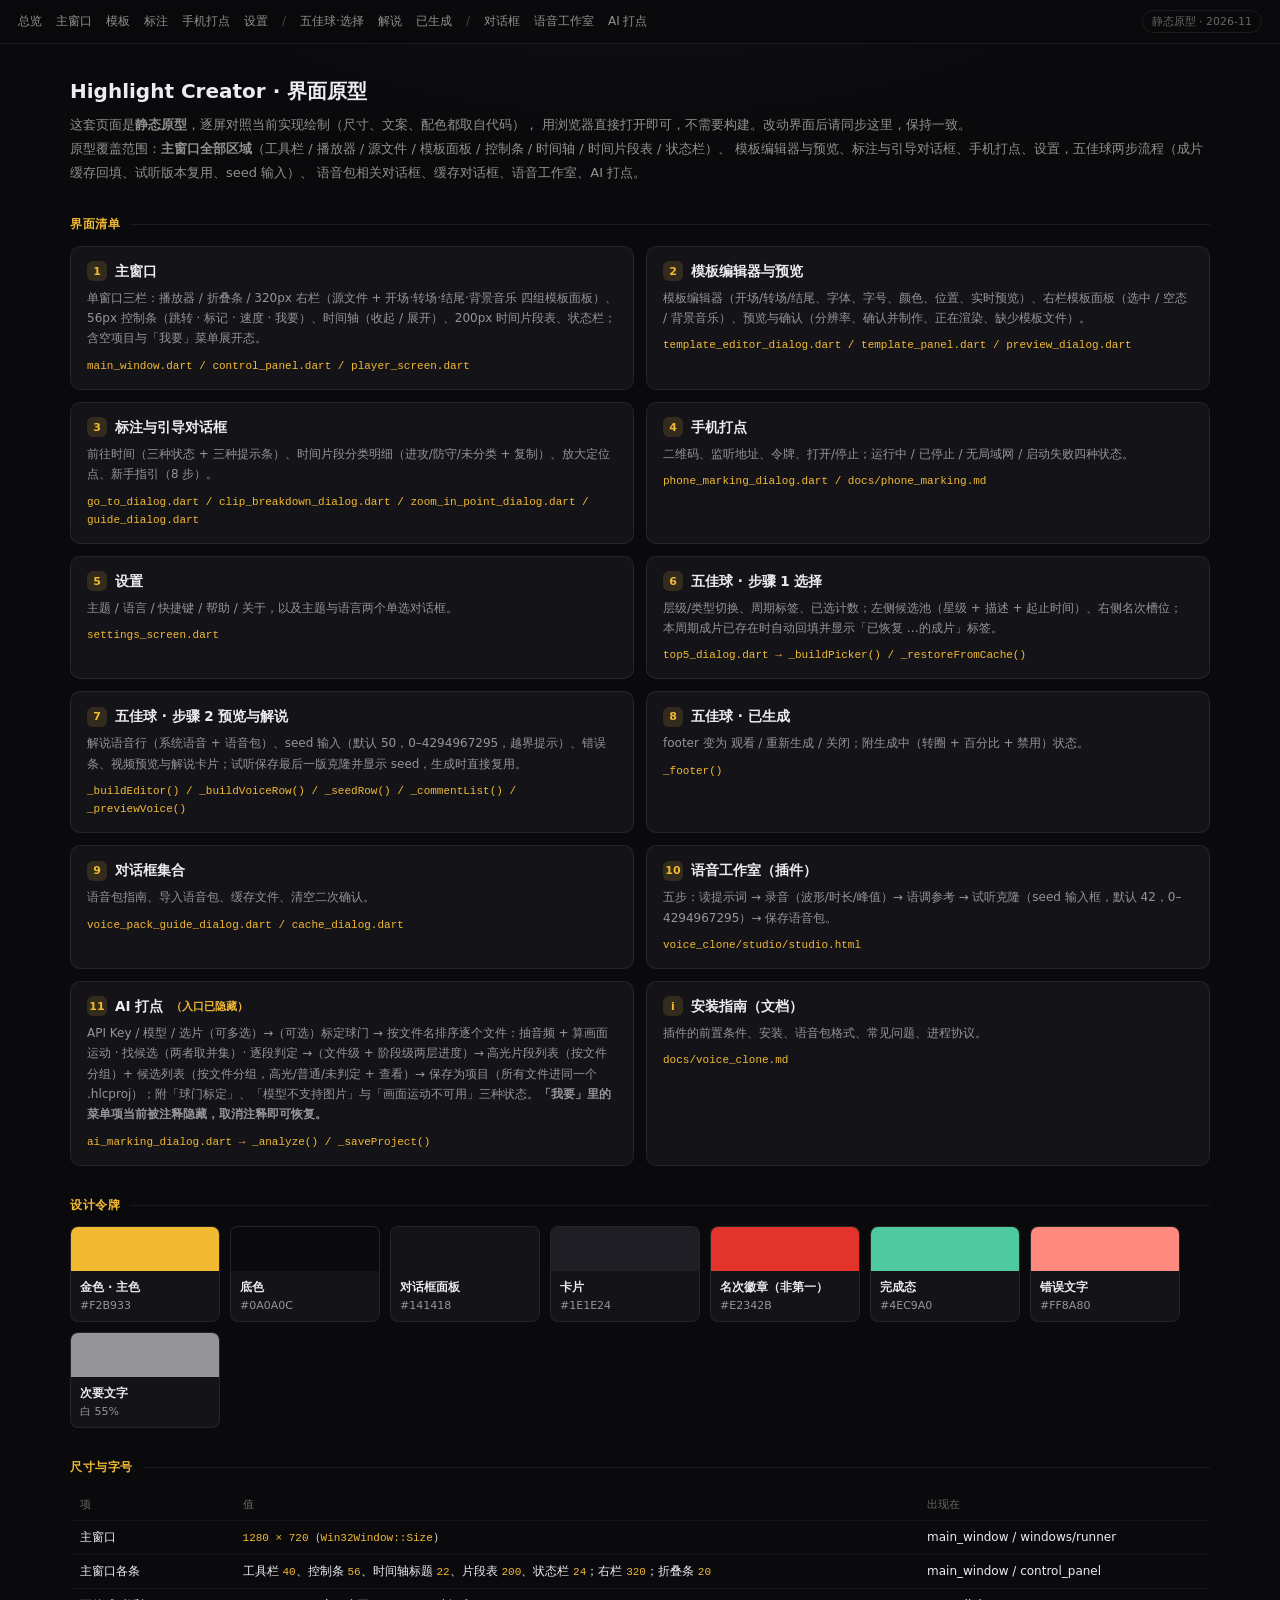
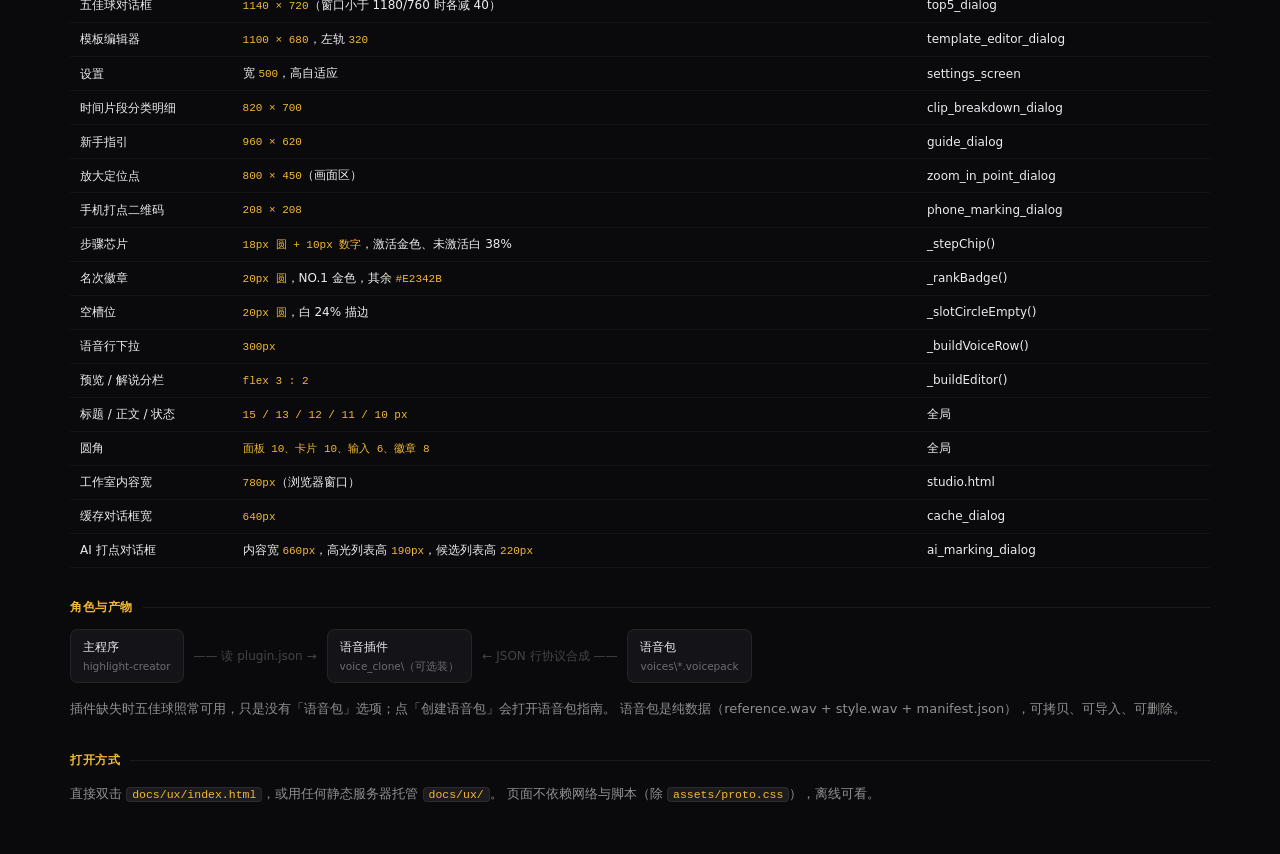
<file: docs/ux/index.html>
<!DOCTYPE html>
<html lang="zh-CN">
<head>
<meta charset="utf-8">
<title>Highlight Creator · 界面原型</title>
<link rel="stylesheet" href="assets/proto.css">
<style>
  .wrap { max-width: 1140px; margin: 0 auto; }
  h1.page { font-size: 20px; font-weight: 600; margin: 0 0 6px; }
  .lede { color: var(--muted); font-size: 13px; line-height: 1.85; margin: 0 0 26px; }
  .lede code, .sw code {
    background: var(--panel-2); border: 1px solid var(--line);
    border-radius: 4px; padding: 0 5px; font-size: 11.5px; color: var(--gold);
  }
  h2.sec {
    font-size: 12px; font-weight: 600; color: var(--gold); letter-spacing: .6px;
    margin: 30px 0 12px; display: flex; align-items: center; gap: 10px;
  }
  h2.sec::after { content: ""; flex: 1; height: 1px; background: var(--line); }

  .cards { display: grid; grid-template-columns: repeat(2, 1fr); gap: 12px; }
  .cardlink {
    display: block; text-decoration: none; color: inherit;
    background: var(--panel); border: 1px solid var(--line);
    border-radius: var(--radius); padding: 14px 16px;
    transition: .15s;
  }
  .cardlink:hover { border-color: rgba(242, 185, 51, .45); transform: translateY(-1px); }
  .cardlink .name { font-size: 13.5px; font-weight: 600; display: flex; align-items: center; gap: 8px; }
  .cardlink .name .n {
    width: 20px; height: 20px; border-radius: 6px; flex: none;
    background: rgba(242, 185, 51, .14); color: var(--gold);
    display: grid; place-items: center; font-size: 11px;
  }
  .cardlink .what { font-size: 12px; color: var(--muted); line-height: 1.7; margin-top: 6px; }
  .cardlink .src { font-size: 11px; color: var(--faint); margin-top: 8px; }
  .cardlink .src code { color: var(--gold); background: none; border: 0; padding: 0; }

  .sw { display: flex; flex-wrap: wrap; gap: 10px; }
  .swatch {
    width: 150px; border: 1px solid var(--line); border-radius: 8px;
    overflow: hidden; background: var(--panel);
  }
  .swatch .chipc { height: 44px; }
  .swatch .meta { padding: 7px 9px; font-size: 11px; color: var(--muted); line-height: 1.6; }
  .swatch .meta b { display: block; color: var(--text); font-size: 11.5px; }

  table.grid { width: 100%; border-collapse: collapse; font-size: 12px; }
  table.grid th, table.grid td {
    text-align: left; padding: 7px 10px; border-bottom: 1px solid var(--line-soft);
  }
  table.grid th { color: var(--faint); font-weight: 500; font-size: 11px; }
  table.grid td code { color: var(--gold); font-size: 11px; }

  .flow {
    display: flex; align-items: center; gap: 10px; flex-wrap: wrap;
    font-size: 12px; color: var(--muted);
  }
  .flow .box {
    background: var(--panel); border: 1px solid var(--line);
    border-radius: 8px; padding: 8px 12px; color: var(--text); font-size: 12px;
  }
  .flow .box small { display: block; color: var(--faint); font-size: 10.5px; margin-top: 2px; }
  .flow .arrow { color: var(--dim); }
</style>
</head>
<body>

<nav class="pagenav">
  <a href="index.html">总览</a>
  <a href="main-window.html">主窗口</a>
  <a href="template-editor.html">模板</a>
  <a href="marking-dialogs.html">标注</a>
  <a href="phone-marking.html">手机打点</a>
  <a href="settings.html">设置</a>
  <span class="sep">/</span>
  <a href="top5-picker.html">五佳球·选择</a>
  <a href="top5-editor.html">解说</a>
  <a href="top5-generated.html">已生成</a>
  <span class="sep">/</span>
  <a href="dialogs.html">对话框</a>
  <a href="studio.html">语音工作室</a>
  <a href="ai-marking.html">AI 打点</a>
  <span class="spacer"></span>
  <span class="tag">静态原型 · 2026-11</span>
</nav>

<div class="stage stage--top">
  <div class="wrap">
    <h1 class="page">Highlight Creator · 界面原型</h1>
    <p class="lede">
      这套页面是<b>静态原型</b>，逐屏对照当前实现绘制（尺寸、文案、配色都取自代码），
      用浏览器直接打开即可，不需要构建。改动界面后请同步这里，保持一致。
      <br>原型覆盖范围：<b>主窗口全部区域</b>（工具栏 / 播放器 / 源文件 / 模板面板 / 控制条 / 时间轴 / 时间片段表 / 状态栏）、
      模板编辑器与预览、标注与引导对话框、手机打点、设置，五佳球两步流程（成片缓存回填、试听版本复用、seed 输入）、
      语音包相关对话框、缓存对话框、语音工作室、AI 打点。
    </p>

    <h2 class="sec">界面清单</h2>
    <div class="cards">
      <a class="cardlink" href="main-window.html">
        <div class="name"><span class="n">1</span>主窗口</div>
        <div class="what">单窗口三栏：播放器 / 折叠条 / 320px 右栏（源文件 + 开场·转场·结尾·背景音乐 四组模板面板）、56px 控制条（跳转 · 标记 · 速度 · 我要）、时间轴（收起 / 展开）、200px 时间片段表、状态栏；含空项目与「我要」菜单展开态。</div>
        <div class="src"><code>main_window.dart / control_panel.dart / player_screen.dart</code></div>
      </a>
      <a class="cardlink" href="template-editor.html">
        <div class="name"><span class="n">2</span>模板编辑器与预览</div>
        <div class="what">模板编辑器（开场/转场/结尾、字体、字号、颜色、位置、实时预览）、右栏模板面板（选中 / 空态 / 背景音乐）、预览与确认（分辨率、确认并制作、正在渲染、缺少模板文件）。</div>
        <div class="src"><code>template_editor_dialog.dart / template_panel.dart / preview_dialog.dart</code></div>
      </a>
      <a class="cardlink" href="marking-dialogs.html">
        <div class="name"><span class="n">3</span>标注与引导对话框</div>
        <div class="what">前往时间（三种状态 + 三种提示条）、时间片段分类明细（进攻/防守/未分类 + 复制）、放大定位点、新手指引（8 步）。</div>
        <div class="src"><code>go_to_dialog.dart / clip_breakdown_dialog.dart / zoom_in_point_dialog.dart / guide_dialog.dart</code></div>
      </a>
      <a class="cardlink" href="phone-marking.html">
        <div class="name"><span class="n">4</span>手机打点</div>
        <div class="what">二维码、监听地址、令牌、打开/停止；运行中 / 已停止 / 无局域网 / 启动失败四种状态。</div>
        <div class="src"><code>phone_marking_dialog.dart / docs/phone_marking.md</code></div>
      </a>
      <a class="cardlink" href="settings.html">
        <div class="name"><span class="n">5</span>设置</div>
        <div class="what">主题 / 语言 / 快捷键 / 帮助 / 关于，以及主题与语言两个单选对话框。</div>
        <div class="src"><code>settings_screen.dart</code></div>
      </a>
      <a class="cardlink" href="top5-picker.html">
        <div class="name"><span class="n">6</span>五佳球 · 步骤 1 选择</div>
        <div class="what">层级/类型切换、周期标签、已选计数；左侧候选池（星级 + 描述 + 起止时间）、右侧名次槽位；本周期成片已存在时自动回填并显示「已恢复 …的成片」标签。</div>
        <div class="src"><code>top5_dialog.dart → _buildPicker() / _restoreFromCache()</code></div>
      </a>
      <a class="cardlink" href="top5-editor.html">
        <div class="name"><span class="n">7</span>五佳球 · 步骤 2 预览与解说</div>
        <div class="what">解说语音行（系统语音 + 语音包）、seed 输入（默认 50，0–4294967295，越界提示）、错误条、视频预览与解说卡片；试听保存最后一版克隆并显示 seed，生成时直接复用。</div>
        <div class="src"><code>_buildEditor() / _buildVoiceRow() / _seedRow() / _commentList() / _previewVoice()</code></div>
      </a>
      <a class="cardlink" href="top5-generated.html">
        <div class="name"><span class="n">8</span>五佳球 · 已生成</div>
        <div class="what">footer 变为 观看 / 重新生成 / 关闭；附生成中（转圈 + 百分比 + 禁用）状态。</div>
        <div class="src"><code>_footer()</code></div>
      </a>
      <a class="cardlink" href="dialogs.html">
        <div class="name"><span class="n">9</span>对话框集合</div>
        <div class="what">语音包指南、导入语音包、缓存文件、清空二次确认。</div>
        <div class="src"><code>voice_pack_guide_dialog.dart / cache_dialog.dart</code></div>
      </a>
      <a class="cardlink" href="studio.html">
        <div class="name"><span class="n">10</span>语音工作室（插件）</div>
        <div class="what">五步：读提示词 → 录音（波形/时长/峰值）→ 语调参考 → 试听克隆（seed 输入框，默认 42，0–4294967295）→ 保存语音包。</div>
        <div class="src"><code>voice_clone/studio/studio.html</code></div>
      </a>
      <a class="cardlink" href="ai-marking.html">
        <div class="name"><span class="n">11</span>AI 打点 <span style="font-size:11px;color:#f2b933">（入口已隐藏）</span></div>
        <div class="what">API Key / 模型 / 选片（可多选）→（可选）标定球门 → 按文件名排序逐个文件：抽音频 + 算画面运动 · 找候选（两者取并集）· 逐段判定 →（文件级 + 阶段级两层进度）→ 高光片段列表（按文件分组）+ 候选列表（按文件分组，高光/普通/未判定 + 查看）→ 保存为项目（所有文件进同一个 .hlcproj）；附「球门标定」、「模型不支持图片」与「画面运动不可用」三种状态。<b>「我要」里的菜单项当前被注释隐藏，取消注释即可恢复。</b></div>
        <div class="src"><code>ai_marking_dialog.dart → _analyze() / _saveProject()</code></div>
      </a>
      <a class="cardlink" href="../../docs/voice_clone.md">
        <div class="name"><span class="n">i</span>安装指南（文档）</div>
        <div class="what">插件的前置条件、安装、语音包格式、常见问题、进程协议。</div>
        <div class="src"><code>docs/voice_clone.md</code></div>
      </a>
    </div>

    <h2 class="sec">设计令牌</h2>
    <div class="sw">
      <div class="swatch"><div class="chipc" style="background:#f2b933"></div>
        <div class="meta"><b>金色 · 主色</b>#F2B933</div></div>
      <div class="swatch"><div class="chipc" style="background:#0a0a0c"></div>
        <div class="meta"><b>底色</b>#0A0A0C</div></div>
      <div class="swatch"><div class="chipc" style="background:#141418"></div>
        <div class="meta"><b>对话框面板</b>#141418</div></div>
      <div class="swatch"><div class="chipc" style="background:#1e1e24"></div>
        <div class="meta"><b>卡片</b>#1E1E24</div></div>
      <div class="swatch"><div class="chipc" style="background:#e2342b"></div>
        <div class="meta"><b>名次徽章（非第一）</b>#E2342B</div></div>
      <div class="swatch"><div class="chipc" style="background:#4ec9a0"></div>
        <div class="meta"><b>完成态</b>#4EC9A0</div></div>
      <div class="swatch"><div class="chipc" style="background:#ff8a80"></div>
        <div class="meta"><b>错误文字</b>#FF8A80</div></div>
      <div class="swatch"><div class="chipc" style="background:rgba(255,255,255,.55)"></div>
        <div class="meta"><b>次要文字</b>白 55%</div></div>
    </div>

    <h2 class="sec">尺寸与字号</h2>
    <table class="grid">
      <tr><th>项</th><th>值</th><th>出现在</th></tr>
      <tr><td>主窗口</td><td><code>1280 × 720</code>（<code>Win32Window::Size</code>）</td><td>main_window / windows/runner</td></tr>
      <tr><td>主窗口各条</td><td>工具栏 <code>40</code>、控制条 <code>56</code>、时间轴标题 <code>22</code>、片段表 <code>200</code>、状态栏 <code>24</code>；右栏 <code>320</code>；折叠条 <code>20</code></td><td>main_window / control_panel</td></tr>
      <tr><td>五佳球对话框</td><td><code>1140 × 720</code>（窗口小于 1180/760 时各减 40）</td><td>top5_dialog</td></tr>
      <tr><td>模板编辑器</td><td><code>1100 × 680</code>，左轨 <code>320</code></td><td>template_editor_dialog</td></tr>
      <tr><td>设置</td><td>宽 <code>500</code>，高自适应</td><td>settings_screen</td></tr>
      <tr><td>时间片段分类明细</td><td><code>820 × 700</code></td><td>clip_breakdown_dialog</td></tr>
      <tr><td>新手指引</td><td><code>960 × 620</code></td><td>guide_dialog</td></tr>
      <tr><td>放大定位点</td><td><code>800 × 450</code>（画面区）</td><td>zoom_in_point_dialog</td></tr>
      <tr><td>手机打点二维码</td><td><code>208 × 208</code></td><td>phone_marking_dialog</td></tr>
      <tr><td>步骤芯片</td><td><code>18px 圆 + 10px 数字</code>，激活金色、未激活白 38%</td><td>_stepChip()</td></tr>
      <tr><td>名次徽章</td><td><code>20px 圆</code>，NO.1 金色，其余 <code>#E2342B</code></td><td>_rankBadge()</td></tr>
      <tr><td>空槽位</td><td><code>20px 圆</code>，白 24% 描边</td><td>_slotCircleEmpty()</td></tr>
      <tr><td>语音行下拉</td><td><code>300px</code></td><td>_buildVoiceRow()</td></tr>
      <tr><td>预览 / 解说分栏</td><td><code>flex 3 : 2</code></td><td>_buildEditor()</td></tr>
      <tr><td>标题 / 正文 / 状态</td><td><code>15 / 13 / 12 / 11 / 10 px</code></td><td>全局</td></tr>
      <tr><td>圆角</td><td><code>面板 10、卡片 10、输入 6、徽章 8</code></td><td>全局</td></tr>
      <tr><td>工作室内容宽</td><td><code>780px</code>（浏览器窗口）</td><td>studio.html</td></tr>
      <tr><td>缓存对话框宽</td><td><code>640px</code></td><td>cache_dialog</td></tr>
      <tr><td>AI 打点对话框</td><td>内容宽 <code>660px</code>，高光列表高 <code>190px</code>，候选列表高 <code>220px</code></td><td>ai_marking_dialog</td></tr>
    </table>

    <h2 class="sec">角色与产物</h2>
    <div class="flow">
      <div class="box">主程序<small>highlight-creator</small></div>
      <span class="arrow">—— 读 plugin.json →</span>
      <div class="box">语音插件<small>voice_clone\（可选装）</small></div>
      <span class="arrow">← JSON 行协议合成 ——</span>
      <div class="box">语音包<small>voices\*.voicepack</small></div>
    </div>
    <p class="lede" style="margin-top:14px">
      插件缺失时五佳球照常可用，只是没有「语音包」选项；点「创建语音包」会打开语音包指南。
      语音包是纯数据（reference.wav + style.wav + manifest.json），可拷贝、可导入、可删除。
    </p>

    <h2 class="sec">打开方式</h2>
    <p class="lede" style="margin:0">
      直接双击 <code>docs/ux/index.html</code>，或用任何静态服务器托管 <code>docs/ux/</code>。
      页面不依赖网络与脚本（除 <code>assets/proto.css</code>），离线可看。
    </p>
  </div>
</div>

</body>
</html>
</file>
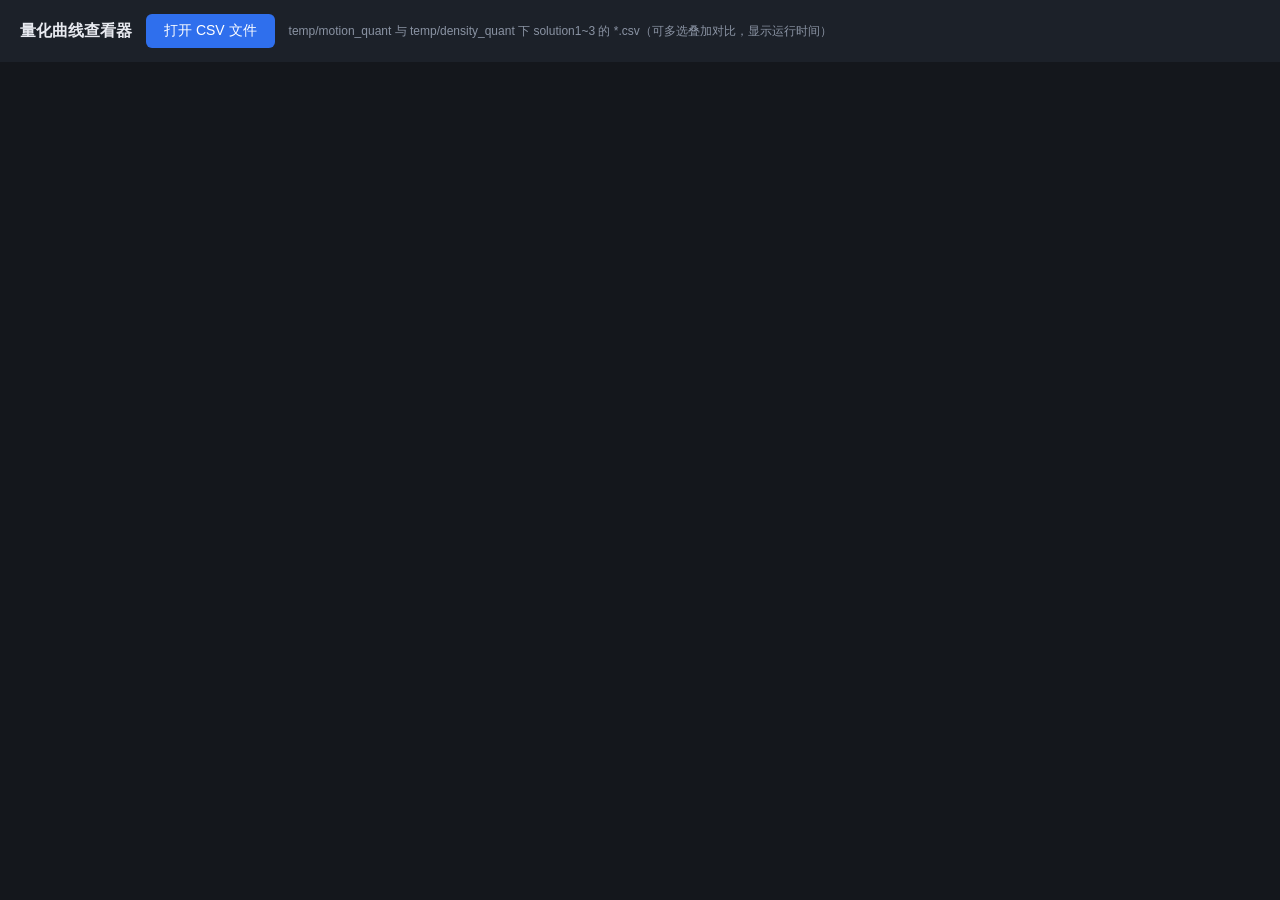
<file: experimental/quantization_viewer.html>
<!DOCTYPE html>
<html lang="zh-CN">
<head>
<meta charset="utf-8">
<title>量化曲线查看器</title>
<style>
  body { font-family: 'Segoe UI', 'Microsoft YaHei', sans-serif; margin: 0;
         background: #14171c; color: #e8eaf0; }
  header { padding: 14px 20px; background: #1c2129; display: flex;
           align-items: center; gap: 14px; position: sticky; top: 0; }
  header h1 { font-size: 16px; margin: 0; font-weight: 600; }
  #openBtn { background: #2f6fed; color: #fff; border: 0; border-radius: 6px;
             padding: 8px 18px; font-size: 14px; cursor: pointer; }
  #openBtn:hover { background: #4a82f2; }
  #hint { color: #8a93a3; font-size: 12px; }
  main { padding: 20px; display: flex; flex-direction: column; gap: 20px; }
  .card { background: #1c2129; border-radius: 8px; padding: 14px 16px; }
  .card h2 { font-size: 13px; margin: 0 0 8px; color: #9fb6e8;
             word-break: break-all; }
  .card h2 em { color: #43c088; font-style: normal; margin-left: 10px; }
  .legend { display: flex; flex-wrap: wrap; gap: 14px; margin-bottom: 6px;
            font-size: 12px; }
  .legend span::before { content: ''; display: inline-block; width: 10px;
            height: 3px; margin-right: 5px; vertical-align: middle;
            background: var(--c); }
  canvas { width: 100%; height: 260px; display: block; }
</style>
</head>
<body>
<header>
  <h1>量化曲线查看器</h1>
  <button id="openBtn">打开 CSV 文件</button>
  <input type="file" id="file" accept=".csv" multiple hidden>
  <span id="hint">temp/motion_quant 与 temp/density_quant 下 solution1~3 的
    *.csv（可多选叠加对比，显示运行时间）</span>
</header>
<main id="charts"></main>
<script>
'use strict';
const COLORS = ['#2f6fed', '#f2b63d', '#43c088', '#e0607e', '#9a7ff9', '#5ec8e0'];
const openBtn = document.getElementById('openBtn');
const fileIn = document.getElementById('file');
openBtn.onclick = () => fileIn.click();
fileIn.onchange = () => { for (const f of fileIn.files) load(f); fileIn.value = ''; };

function load(f) {
  const r = new FileReader();
  r.onload = () => {
    const parsed = parseCsv(r.result);
    if (!parsed) { alert('解析失败: ' + f.name); return; }
    addChart(f.name, parsed);
  };
  r.readAsText(f);
}

function parseCsv(text) {
  const lines = text.trim().split(/\r?\n/).filter(l => l.trim());
  if (lines.length < 2) return null;
  const header = lines[0].split(',');
  const rows = [];
  const meta = {};
  for (const l of lines.slice(1)) {
    if (l[0] === '#') {
      const p = l.split(',');
      meta[p[0].slice(1)] = p.slice(1).join(',');
      continue;
    }
    const p = l.split(',').map(Number);
    if (p.every(v => Number.isFinite(v))) rows.push(p);
  }
  return rows.length ? { header, rows, meta } : null;
}

function addChart(name, data) {
  const card = document.createElement('div');
  card.className = 'card';
  const h = document.createElement('h2');
  h.textContent = name;
  if (data.meta.runtime_secs !== undefined) {
    const em = document.createElement('em');
    em.textContent = 'runtime ' + data.meta.runtime_secs + 's';
    h.appendChild(em);
  }
  card.appendChild(h);

  const legend = document.createElement('div');
  legend.className = 'legend';
  const series = data.header.slice(1).map((label, i) => ({
    label, color: COLORS[i % COLORS.length], idx: i + 1,
  }));
  for (const s of series) {
    const sp = document.createElement('span');
    sp.style.setProperty('--c', s.color);
    sp.appendChild(document.createTextNode(s.label));
    legend.appendChild(sp);
  }
  card.appendChild(legend);

  const cv = document.createElement('canvas');
  card.appendChild(cv);
  document.getElementById('charts').appendChild(card);
  draw(cv, data.rows, series);
}

function draw(cv, rows, series) {
  const dpr = window.devicePixelRatio || 1;
  const W = cv.clientWidth, H = cv.clientHeight;
  cv.width = W * dpr; cv.height = H * dpr;
  const g = cv.getContext('2d');
  g.scale(dpr, dpr);

  const xs = rows.map(r => r[0]);
  let vmin = Infinity, vmax = -Infinity;
  for (const r of rows) for (const s of series) {
    vmin = Math.min(vmin, r[s.idx]); vmax = Math.max(vmax, r[s.idx]);
  }
  if (vmin === vmax) { vmin -= 1; vmax += 1; }
  const pad = (vmax - vmin) * 0.08; vmin -= pad; vmax += pad;
  const x0 = xs[0], x1 = xs[xs.length - 1] || 1;

  const L = 56, R = 12, T = 10, B = 26;
  const px = x => L + (x - x0) / ((x1 - x0) || 1) * (W - L - R);
  const py = v => T + (1 - (v - vmin) / (vmax - vmin)) * (H - T - B);

  g.strokeStyle = '#2a313d'; g.fillStyle = '#8a93a3';
  g.font = '11px Segoe UI, sans-serif'; g.lineWidth = 1;
  for (let i = 0; i <= 4; i++) {
    const v = vmin + (vmax - vmin) * i / 4, y = py(v);
    g.beginPath(); g.moveTo(L, y); g.lineTo(W - R, y); g.stroke();
    g.fillText(fmt(v), 6, y + 4);
  }
  for (let i = 0; i <= 5; i++) {
    const x = x0 + (x1 - x0) * i / 5;
    g.fillText(x.toFixed(1) + 's', px(x) - 12, H - 8);
  }

  for (const s of series) {
    g.strokeStyle = s.color; g.lineWidth = 1.6; g.beginPath();
    rows.forEach((r, i) => i ? g.lineTo(px(r[0]), py(r[s.idx]))
                            : g.moveTo(px(r[0]), py(r[s.idx])));
    g.stroke();
  }
}

function fmt(v) {
  return Math.abs(v) >= 100 ? v.toFixed(0) : Math.abs(v) >= 1 ? v.toFixed(1) : v.toFixed(4);
}
</script>
</body>
</html>
</file>
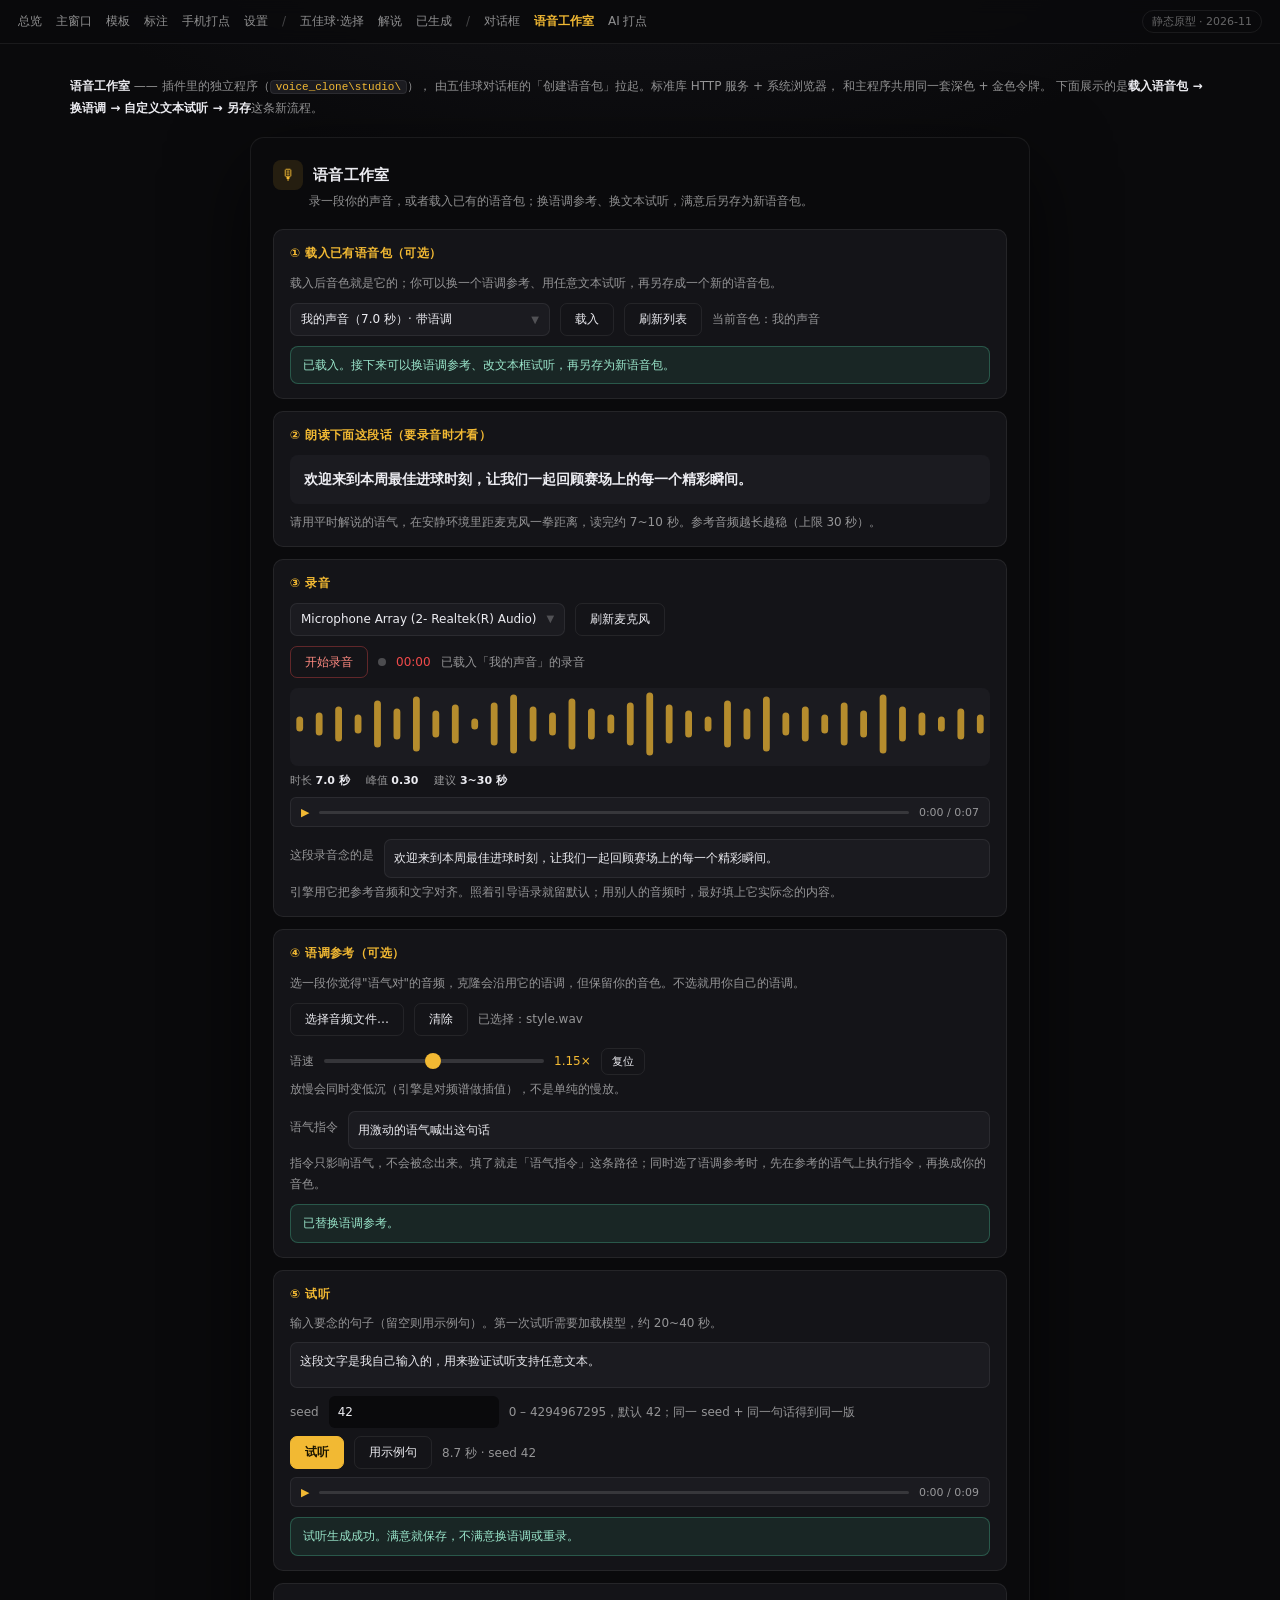
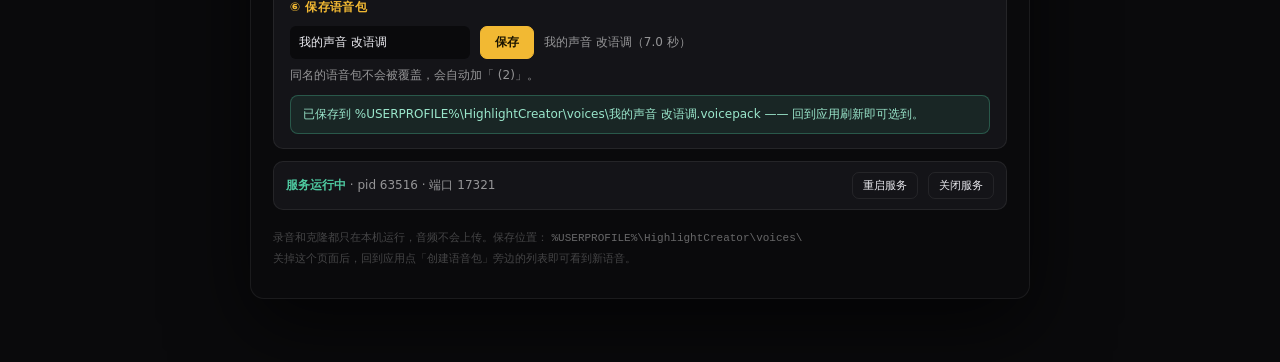
<file: docs/ux/studio.html>
<!DOCTYPE html>
<html lang="zh-CN">
<head>
<meta charset="utf-8">
<title>原型 · 语音工作室</title>
<link rel="stylesheet" href="assets/proto.css">
<style>
  .studio {
    width: 780px; margin: 0 auto;
    padding: 22px 22px 30px; background: var(--ink);
    border: 1px solid var(--line); border-radius: 14px;
    box-shadow: 0 28px 80px rgba(0, 0, 0, .65);
  }
  .studio header { display: flex; align-items: center; gap: 10px; }
  .studio h1 { font-size: 15px; font-weight: 600; margin: 0; letter-spacing: .3px; }
  .studio .sub { color: var(--muted); font-size: 12px; margin: 2px 0 18px 36px; }
  .scard {
    background: var(--panel); border: 1px solid var(--line);
    border-radius: var(--radius); padding: 14px 16px; margin-bottom: 12px;
  }
  .scard h2 {
    font-size: 12px; font-weight: 600; margin: 0 0 10px;
    color: var(--gold); letter-spacing: .4px;
  }
  .guidebox {
    background: var(--panel-2); border-radius: 8px; padding: 12px 14px;
    font-size: 14px; font-weight: 600; line-height: 1.8; user-select: all;
  }
  .shint { color: var(--muted); font-size: 12px; margin-top: 8px; line-height: 1.7; }
  .srow { display: flex; align-items: center; gap: 10px; flex-wrap: wrap; }
  .textarea {
    width: 100%; background: var(--panel-2); border: 1px solid var(--line);
    border-radius: 7px; padding: 8px 9px; font-size: 12px; line-height: 1.7;
    color: var(--text); min-height: 46px;
  }
  .wavebox {
    margin-top: 10px; border-radius: 8px; background: var(--panel-2);
    color: rgba(242, 185, 51, .72);
  }
  .dot { width: 8px; height: 8px; border-radius: 50%; background: var(--dim); }
  .timer { font-variant-numeric: tabular-nums; color: var(--red); font-size: 12px; }
  .meter { display: flex; gap: 16px; font-size: 11px; color: var(--muted); margin-top: 6px; }
  .meter b { color: var(--text); font-weight: 600; }
  .msg { border-radius: 8px; padding: 9px 12px; margin-top: 10px; font-size: 12px; }
  .msg.ok { background: rgba(78, 201, 160, .1); border: 1px solid rgba(78, 201, 160, .3); color: #9ae6cb; }
  .audiobar {
    display: flex; align-items: center; gap: 10px; margin-top: 8px;
    height: 30px; padding: 0 10px; border-radius: 6px;
    background: var(--panel-2); border: 1px solid var(--line);
    font-size: 11px; color: var(--muted);
  }
  .audiobar .play { color: var(--gold); }
  .audiobar .track { flex: 1; height: 3px; border-radius: 2px; background: rgba(255, 255, 255, .12); }
  .audiobar .track i { display: block; width: 0; height: 3px; border-radius: 2px; background: var(--gold); }
  .foot { color: var(--dim); font-size: 11px; margin-top: 18px; line-height: 1.8; }
  .servicebar {
    display: flex; align-items: center; gap: 10px; flex-wrap: wrap;
    margin-top: 12px; padding: 10px 12px; border-radius: var(--radius);
    background: var(--panel); border: 1px solid var(--line); font-size: 12px;
  }
  .servicebar .state { color: var(--muted); margin-right: auto; }
  .servicebar .state b { color: var(--green); font-weight: 600; }
  .foot code { color: var(--faint); }
</style>
</head>
<body>

<nav class="pagenav">
  <a href="index.html">总览</a>
  <a href="main-window.html">主窗口</a>
  <a href="template-editor.html">模板</a>
  <a href="marking-dialogs.html">标注</a>
  <a href="phone-marking.html">手机打点</a>
  <a href="settings.html">设置</a>
  <span class="sep">/</span>
  <a href="top5-picker.html">五佳球·选择</a>
  <a href="top5-editor.html">解说</a>
  <a href="top5-generated.html">已生成</a>
  <span class="sep">/</span>
  <a href="dialogs.html">对话框</a>
  <a href="studio.html" class="on">语音工作室</a>
  <a href="ai-marking.html">AI 打点</a>
  <span class="spacer"></span>
  <span class="tag">静态原型 · 2026-11</span>
</nav>

<div class="stage stage--top">
  <div>
    <div class="note">
      <b>语音工作室</b> —— 插件里的独立程序（<code>voice_clone\studio\</code>），
      由五佳球对话框的「创建语音包」拉起。标准库 HTTP 服务 + 系统浏览器，
      和主程序共用同一套深色 + 金色令牌。
      下面展示的是<b>载入语音包 → 换语调 → 自定义文本试听 → 另存</b>这条新流程。
    </div>

    <div class="studio">
      <header>
        <div class="badge">🎙</div>
        <h1>语音工作室</h1>
      </header>
      <div class="sub">录一段你的声音，或者载入已有的语音包；换语调参考、换文本试听，满意后另存为新语音包。</div>

      <div class="scard">
        <h2>① 载入已有语音包（可选）</h2>
        <div class="shint" style="margin:0 0 10px">
          载入后音色就是它的；你可以换一个语调参考、用任意文本试听，再另存成一个新的语音包。
        </div>
        <div class="srow">
          <div class="select" style="min-width:260px">
            <span>我的声音（7.0 秒）· 带语调</span>
            <span class="caret">▼</span>
          </div>
          <button class="btn">载入</button>
          <button class="btn">刷新列表</button>
          <span class="shint" style="margin:0">当前音色：我的声音</span>
        </div>
        <div class="msg ok">已载入。接下来可以换语调参考、改文本框试听，再另存为新语音包。</div>
      </div>

      <div class="scard">
        <h2>② 朗读下面这段话（要录音时才看）</h2>
        <div class="guidebox">欢迎来到本周最佳进球时刻，让我们一起回顾赛场上的每一个精彩瞬间。</div>
        <div class="shint">请用平时解说的语气，在安静环境里距麦克风一拳距离，读完约 7~10 秒。参考音频越长越稳（上限 30 秒）。</div>
      </div>

      <div class="scard">
        <h2>③ 录音</h2>
        <div class="srow">
          <div class="select" style="min-width:260px">
            <span>Microphone Array (2- Realtek(R) Audio)</span>
            <span class="caret">▼</span>
          </div>
          <button class="btn">刷新麦克风</button>
        </div>
        <div class="srow" style="margin-top:10px">
          <button class="btn" style="border-color:rgba(240,74,74,.35);color:var(--red-soft)">开始录音</button>
          <span class="dot"></span>
          <span class="timer">00:00</span>
          <span class="shint" style="margin:0">已载入「我的声音」的录音</span>
        </div>

        <!-- waveform: one stroked path, 36 strokes, symmetric around the centre -->
        <div class="wavebox">
          <svg viewBox="0 0 720 72" width="100%" height="72" preserveAspectRatio="none">
            <path d="M10,32v8 M30,28v16 M50,22v28 M70,30v12 M90,16v40 M110,24v24 M130,12v48 M150,26v20
                     M170,20v32 M190,34v4 M210,18v36 M230,10v52 M250,22v28 M270,28v16 M290,14v44 M310,24v24
                     M330,30v12 M350,18v36 M370,8v56 M390,20v32 M410,26v20 M430,32v8 M450,16v40 M470,24v24
                     M490,12v48 M510,28v16 M530,22v28 M550,30v12 M570,18v36 M590,26v20 M610,10v52 M630,22v28
                     M650,28v16 M670,32v8 M690,24v24 M710,30v12"
                  stroke="rgba(242,185,51,.72)" stroke-width="7" stroke-linecap="round" fill="none"/>
          </svg>
        </div>
        <div class="meter">
          <span>时长 <b>7.0 秒</b></span>
          <span>峰值 <b>0.30</b></span>
          <span>建议 <b>3~30 秒</b></span>
        </div>
        <div class="audiobar">
          <span class="play">▶</span>
          <span class="track"><i style="width:0"></i></span>
          <span>0:00 / 0:07</span>
        </div>
        <div class="srow" style="margin-top:12px; align-items:flex-start">
          <span class="shint" style="margin:0; padding-top:6px">这段录音念的是</span>
          <div class="textarea" style="flex:1; min-height:0">欢迎来到本周最佳进球时刻，让我们一起回顾赛场上的每一个精彩瞬间。</div>
        </div>
        <div class="shint" style="margin:4px 0 0">
          引擎用它把参考音频和文字对齐。照着引导语录就留默认；用别人的音频时，最好填上它实际念的内容。
        </div>
      </div>

      <div class="scard">
        <h2>④ 语调参考（可选）</h2>
        <div class="shint" style="margin:0 0 10px">
          选一段你觉得"语气对"的音频，克隆会沿用它的语调，但保留你的音色。不选就用你自己的语调。
        </div>
        <div class="srow">
          <button class="btn">选择音频文件…</button>
          <button class="btn">清除</button>
          <span class="shint" style="margin:0">已选择：style.wav</span>
        </div>
        <div class="srow" style="margin-top:12px">
          <span class="shint" style="margin:0">语速</span>
          <div style="width:220px;height:4px;border-radius:2px;background:rgba(255,255,255,.14);position:relative">
            <span style="position:absolute;left:46%;top:-6px;width:16px;height:16px;border-radius:50%;background:var(--gold)"></span>
          </div>
          <span style="color:var(--gold);font-size:12px">1.15×</span>
          <button class="btn btn--sm">复位</button>
        </div>
        <div class="shint" style="margin:4px 0 0">
          放慢会同时变低沉（引擎是对频谱做插值），不是单纯的慢放。
        </div>
        <div class="srow" style="margin-top:12px; align-items:flex-start">
          <span class="shint" style="margin:0; padding-top:6px">语气指令</span>
          <div class="textarea" style="flex:1; min-height:0">用激动的语气喊出这句话</div>
        </div>
        <div class="shint" style="margin:4px 0 0">
          指令只影响语气，不会被念出来。填了就走「语气指令」这条路径；同时选了语调参考时，先在参考的语气上执行指令，再换成你的音色。
        </div>
        <div class="msg ok">已替换语调参考。</div>
      </div>

      <div class="scard">
        <h2>⑤ 试听</h2>
        <div class="shint" style="margin:0 0 8px">
          输入要念的句子（留空则用示例句）。第一次试听需要加载模型，约 20~40 秒。
        </div>
        <div class="textarea">这段文字是我自己输入的，用来验证试听支持任意文本。</div>
        <div class="srow" style="margin-top:8px">
          <span class="shint" style="margin:0">seed</span>
          <input class="input" style="width:170px" value="42">
          <span class="shint" style="margin:0">0 – 4294967295，默认 42；同一 seed + 同一句话得到同一版</span>
        </div>
        <div class="srow" style="margin-top:8px">
          <button class="btn btn--primary">试听</button>
          <button class="btn">用示例句</button>
          <span class="shint" style="margin:0">8.7 秒 · seed 42</span>
        </div>
        <div class="audiobar">
          <span class="play">▶</span>
          <span class="track"><i style="width:0"></i></span>
          <span>0:00 / 0:09</span>
        </div>
        <div class="msg ok">试听生成成功。满意就保存，不满意换语调或重录。</div>
      </div>

      <div class="scard">
        <h2>⑥ 保存语音包</h2>
        <div class="srow">
          <input class="input" style="width:180px" value="我的声音 改语调">
          <button class="btn btn--primary">保存</button>
          <span class="shint" style="margin:0">我的声音 改语调（7.0 秒）</span>
        </div>
        <div class="shint" style="margin:6px 0 0">同名的语音包不会被覆盖，会自动加「 (2)」。</div>
        <div class="msg ok">已保存到 %USERPROFILE%\HighlightCreator\voices\我的声音 改语调.voicepack —— 回到应用刷新即可选到。</div>
      </div>

      <div class="servicebar">
        <span class="state"><b>服务运行中</b> · pid 63516 · 端口 17321</span>
        <button class="btn btn--sm">重启服务</button>
        <button class="btn btn--sm">关闭服务</button>
      </div>

      <div class="foot">
        录音和克隆都只在本机运行，音频不会上传。保存位置：
        <code>%USERPROFILE%\HighlightCreator\voices\</code><br>
        关掉这个页面后，回到应用点「创建语音包」旁边的列表即可看到新语音。
      </div>
    </div>
  </div>
</div>

</body>
</html>
</file>
<file: docs/ux/assets/proto.css>
/* Shared look for the UX prototypes.
   Tokens are copied from app/lib/presentation/shell/top5_dialog.dart:
   _gold = #F2B933, _ink = #0A0A0C, dialog 1140x720, 10/12px body text. */

:root {
  --ink: #0a0a0c;
  --gold: #f2b933;
  --panel: #141418;
  --panel-2: #1b1b20;
  --card: #1e1e24;
  --line: rgba(255, 255, 255, .07);
  --line-soft: rgba(255, 255, 255, .04);
  --text: #ececf1;
  --muted: rgba(255, 255, 255, .55);
  --faint: rgba(255, 255, 255, .38);
  --dim: rgba(255, 255, 255, .24);
  --red: #f04a4a;
  --red-soft: #ff8a80;
  --red-badge: #e2342b;
  --green: #4ec9a0;
  --radius: 10px;
}

* { box-sizing: border-box; }

body {
  margin: 0;
  background:
    radial-gradient(1200px 700px at 50% -10%, #17171c 0%, #0a0a0c 55%),
    #0a0a0c;
  color: var(--text);
  font: 13px/1.55 "Segoe UI", "Microsoft YaHei", system-ui, sans-serif;
  -webkit-font-smoothing: antialiased;
  min-height: 100vh;
}

/* ---------------------------------------------------------------- page chrome */
.pagenav {
  position: fixed; top: 0; left: 0; right: 0; height: 44px;
  display: flex; align-items: center; gap: 14px; padding: 0 18px;
  background: rgba(10, 10, 12, .92);
  border-bottom: 1px solid var(--line);
  backdrop-filter: blur(8px);
  z-index: 20; font-size: 12px;
}
.pagenav a { color: var(--muted); text-decoration: none; }
.pagenav a:hover { color: var(--gold); }
.pagenav a.on { color: var(--gold); font-weight: 600; }
.pagenav .sep { color: var(--dim); }
.pagenav .spacer { flex: 1; }
.pagenav .tag {
  color: var(--faint); border: 1px solid var(--line);
  border-radius: 999px; padding: 2px 9px; font-size: 11px;
}

.stage { padding: 76px 24px 64px; display: flex; justify-content: center; }
.stage--top { align-items: flex-start; }

/* ---------------------------------------------------------------- dialog frame */
.dlg {
  width: 1140px; height: 720px; flex: none;
  background: var(--panel);
  border: 1px solid var(--line);
  border-radius: 14px;
  box-shadow: 0 28px 80px rgba(0, 0, 0, .65);
  display: flex; flex-direction: column; overflow: hidden;
}
.dlg--auto { height: auto; }

.dlg__head {
  display: flex; align-items: center; gap: 10px;
  padding: 14px 20px 12px; flex: none;
}
.dlg__head .gap-lg { width: 18px; }
.dlg__head .gap-sm { width: 6px; }
.dlg__head .grow { flex: 1; }

.badge {
  width: 30px; height: 30px; border-radius: 8px; flex: none;
  display: grid; place-items: center;
  background: rgba(242, 185, 51, .12); color: var(--gold); font-size: 15px;
}
.title { font-size: 15px; font-weight: 600; letter-spacing: .2px; }

.steps { display: flex; align-items: center; gap: 0; }
.step { display: flex; align-items: center; gap: 5px; color: var(--faint); font-size: 12px; }
.step.on { color: var(--gold); }
.step__num {
  width: 18px; height: 18px; border-radius: 50%;
  border: 1.2px solid currentColor; display: grid; place-items: center;
  font-size: 10px; line-height: 1;
}
.chev { color: var(--dim); font-size: 11px; margin: 0 6px; }

.iconbtn {
  width: 30px; height: 30px; border-radius: 8px; border: 0; flex: none;
  background: transparent; color: var(--muted); cursor: pointer;
  display: grid; place-items: center; font-size: 15px;
}
.iconbtn:hover { background: rgba(255, 255, 255, .06); color: var(--text); }

.divider { height: 1px; background: var(--line); flex: none; }

.dlg__body {
  flex: 1; min-height: 0; padding: 12px 20px;
  display: flex; flex-direction: column;
}
.dlg__foot {
  flex: none; display: flex; align-items: center; gap: 8px;
  padding: 10px 20px 12px; font-size: 12px;
}
.dlg__foot .grow { flex: 1; }

/* ---------------------------------------------------------------- controls */
.seg {
  display: inline-flex; border: 1px solid var(--line); border-radius: 8px;
  overflow: hidden; background: var(--panel-2);
}
.seg span {
  padding: 5px 14px; font-size: 12px; color: var(--muted);
  border-right: 1px solid var(--line);
}
.seg span:last-child { border-right: 0; }
.seg span.on { background: rgba(242, 185, 51, .16); color: var(--gold); font-weight: 600; }

.btn {
  font: inherit; font-size: 12px; padding: 6px 14px; border-radius: 7px;
  border: 1px solid var(--line); background: transparent; color: var(--text);
  display: inline-flex; align-items: center; gap: 6px; cursor: pointer;
}
.btn:hover { border-color: rgba(242, 185, 51, .45); }
.btn--primary {
  background: var(--gold); border-color: var(--gold); color: #1a1400;
  font-weight: 600;
}
.btn--ghost { border-color: transparent; color: var(--muted); }
.btn--sm { padding: 4px 10px; font-size: 11px; }
.btn[disabled] { opacity: .45; }

.select {
  display: inline-flex; align-items: center; justify-content: space-between;
  gap: 10px; min-width: 300px; padding: 6px 10px;
  background: var(--panel-2); border: 1px solid var(--line);
  border-radius: 7px; font-size: 12px;
}
.select .caret { color: var(--dim); font-size: 10px; }

.input {
  width: 100%; background: var(--ink); border: 0; border-radius: 6px;
  color: var(--text); font: inherit; font-size: 12px; padding: 7px 9px;
  resize: none;
}
.input::placeholder { color: var(--faint); }

.chip {
  font-size: 10px; color: var(--faint); border: 1px solid var(--line);
  border-radius: 999px; padding: 1px 7px;
}

/* ---------------------------------------------------------------- panels */
.cols { flex: 1; min-height: 0; display: flex; gap: 12px; }
.panel {
  display: flex; flex-direction: column; min-height: 0;
  background: var(--panel-2); border: 1px solid var(--line-soft);
  border-radius: var(--radius);
}
.panel--3 { flex: 3; }
.panel--2 { flex: 2; }
.panel--1 { flex: 1; }
.panel--wide { flex: 1.35; }
.panel__head {
  display: flex; align-items: center; gap: 8px; flex: none;
  padding: 10px 14px 8px; font-size: 12px; font-weight: 600;
}
.panel__head .trail { margin-left: auto; color: var(--faint); font-weight: 400; font-size: 11px; }
.panel__rows { flex: 1; min-height: 0; overflow: hidden; padding-bottom: 4px; }

.row {
  display: flex; align-items: center; gap: 8px;
  padding: 8px 12px; border-bottom: 1px solid var(--line-soft);
}
.row:last-child { border-bottom: 0; }
.row__stars { width: 52px; flex: none; color: var(--gold); font-size: 11px; letter-spacing: -1px; }
.row__main { flex: 1; min-width: 0; }
.row__title { font-size: 13px; white-space: nowrap; overflow: hidden; text-overflow: ellipsis; }
.row__sub { font-size: 11px; color: var(--muted); white-space: nowrap; overflow: hidden; text-overflow: ellipsis; }
.row__name { font-size: 12px; white-space: nowrap; overflow: hidden; text-overflow: ellipsis; }

.rank {
  width: 20px; height: 20px; border-radius: 50%; flex: none;
  display: grid; place-items: center; font-size: 11px; line-height: 1;
  border: 1px solid var(--red-badge); color: var(--red-badge);
}
.rank--1 { border-color: var(--gold); color: var(--gold); }
.slot {
  width: 20px; height: 20px; border-radius: 50%; flex: none;
  display: grid; place-items: center; font-size: 10px; line-height: 1;
  border: 1px solid var(--dim); color: var(--dim);
}
.add { color: #7aa2ff; font-size: 15px; }
.blocked { color: var(--dim); font-size: 14px; }

.empty {
  flex: 1; display: flex; flex-direction: column; align-items: center;
  justify-content: center; gap: 10px; color: var(--faint); font-size: 12px;
  text-align: center; padding: 20px;
}
.empty .ico { font-size: 26px; opacity: .5; }

/* ---------------------------------------------------------------- voice row */
.voice-row { display: flex; align-items: center; gap: 8px; flex: none; }
.voice-row .label { font-size: 12px; }

/* ---------------------------------------------------------------- error strip */
.error-strip {
  display: flex; align-items: flex-start; gap: 6px;
  margin-top: 8px; padding: 4px 10px 4px 10px;
  background: rgba(240, 74, 74, .11);
  border: 1px solid rgba(240, 74, 74, .28);
  border-radius: 6px; font-size: 11px; color: var(--red-soft);
}
.error-strip .ico { font-size: 12px; line-height: 1.5; }
.error-strip .grow { flex: 1; }
.error-strip .x { color: var(--red-soft); opacity: .8; }

/* ---------------------------------------------------------------- editor */
.preview {
  flex: 3; min-height: 0; background: #000; border-radius: var(--radius);
  display: grid; place-items: center; text-align: center;
  color: var(--faint); font-size: 12px; position: relative; overflow: hidden;
}
.preview .ico { font-size: 30px; opacity: .55; display: block; margin-bottom: 8px; }
.preview .cap { position: absolute; left: 12px; top: 10px; font-size: 10px; color: var(--dim); }

.comments { flex: 2; min-height: 0; display: flex; flex-direction: column; gap: 8px; overflow: hidden; }
.card {
  background: var(--card); border: 1px solid var(--line-soft);
  border-radius: var(--radius); padding: 8px 10px 10px; flex: none;
}
.card__head { display: flex; align-items: center; gap: 8px; }
.card__head .play { margin-left: auto; color: var(--muted); font-size: 13px; }
.card .input { margin: 6px 0; }
.card__foot { display: flex; align-items: center; gap: 8px; }
.card__foot .state { font-size: 10px; color: var(--faint); }

/* ---------------------------------------------------------------- misc */
.note {
  max-width: 1140px; margin: 0 auto 18px; color: var(--muted); font-size: 12px;
  line-height: 1.8;
}
.note b { color: var(--text); }
.note code {
  background: var(--panel-2); border: 1px solid var(--line);
  border-radius: 4px; padding: 0 5px; font-size: 11px; color: var(--gold);
}

.progress { display: flex; align-items: center; gap: 8px; color: var(--muted); font-size: 12px; }
.spinner {
  width: 14px; height: 14px; border-radius: 50%; flex: none;
  border: 2px solid rgba(255, 255, 255, .18); border-top-color: var(--gold);
  animation: spin 1s linear infinite;
}
@keyframes spin { to { transform: rotate(360deg); } }
.bar { height: 3px; background: rgba(255, 255, 255, .1); border-radius: 2px; overflow: hidden; }
.bar span { display: block; height: 100%; background: var(--gold); border-radius: 2px; }

.ok { color: var(--green); }
.muted { color: var(--muted); }
.faint { color: var(--faint); }
</file>
